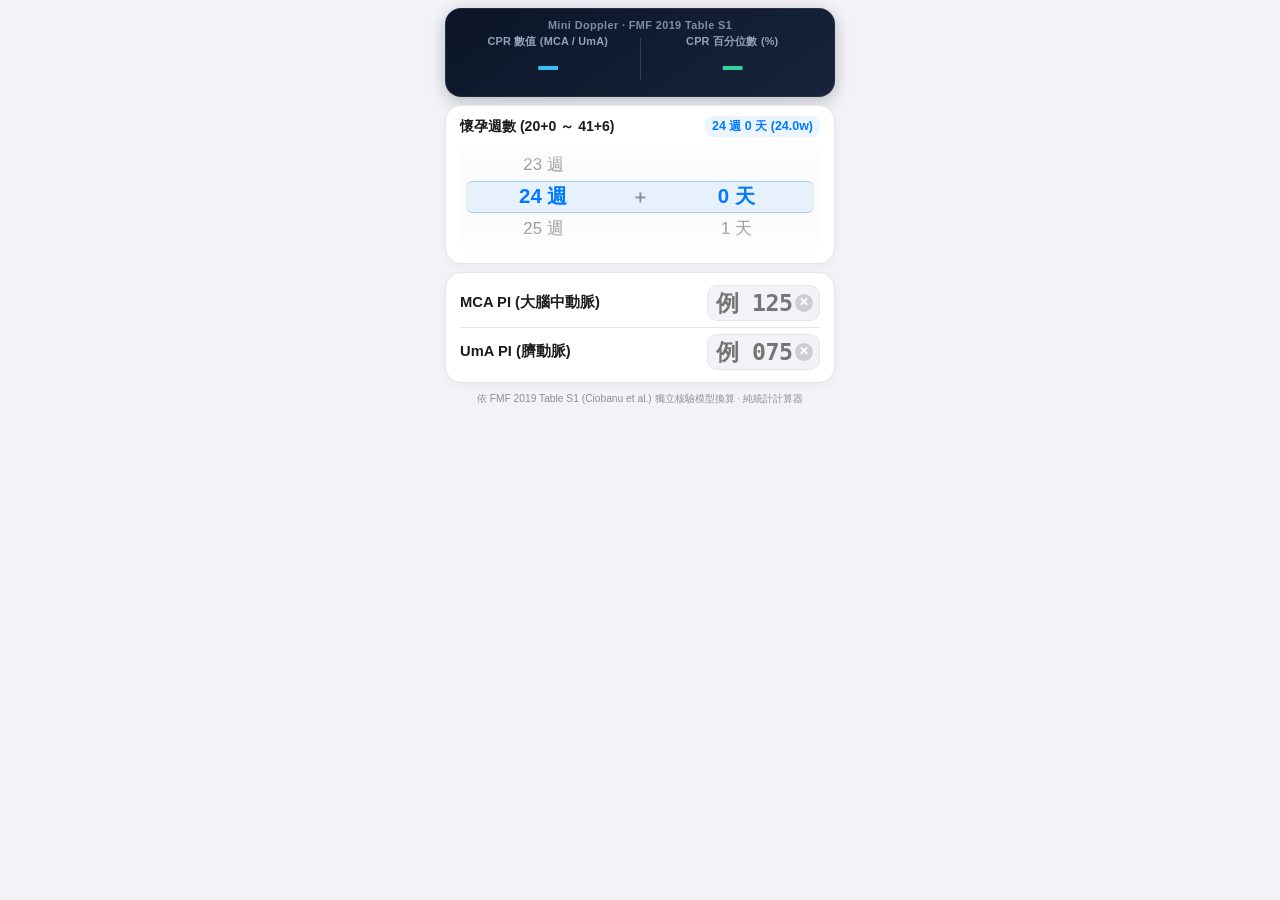
<file: index.html>
<!DOCTYPE html>
<html lang="zh-TW">
<head>
  <meta charset="UTF-8" />
  <meta name="viewport" content="width=device-width, initial-scale=1.0, maximum-scale=1.0, user-scalable=no, viewport-fit=cover" />
  <title>Mini Doppler · 胎兒 CPR 換算器</title>
  <link rel="stylesheet" href="styles.css" />
</head>
<body class="ios-app-body">

  <div class="app-container">
    
    <!-- 1. 核心結果雙輸出卡片 (純數值換算，無任何正常／異常分類) -->
    <header class="result-card">
      <div class="card-top-title">Mini Doppler · FMF 2019 Table S1</div>

      <div class="result-data-row">
        <!-- CPR 數值 -->
        <div class="result-col">
          <span class="result-label">CPR 數值 (MCA / UmA)</span>
          <div class="result-value" id="res-cpr-val">—</div>
        </div>

        <div class="result-divider"></div>

        <!-- CPR 百分位數 (依 Table S1 獨立核驗模型) -->
        <div class="result-col">
          <span class="result-label">CPR 百分位數 (%)</span>
          <div class="result-value" id="res-centile-val">—</div>
        </div>
      </div>
    </header>

    <!-- 2. 懷孕週數轉輪 (嚴格限定 20+0 ～ 41+6) -->
    <section class="ios-card wheel-card">
      <div class="card-header">
        <span class="card-title">懷孕週數 (20+0 ～ 41+6)</span>
        <span class="card-highlight" id="ga-selected-display">24 週 0 天 (24.0w)</span>
      </div>

      <div class="ios-picker-wrapper">
        <!-- 中心選取光帶 -->
        <div class="picker-selection-indicator"></div>
        <!-- 漸層深度遮罩 -->
        <div class="picker-fade-mask"></div>

        <!-- 週數滾輪 (20 ~ 41 週) -->
        <div class="picker-column" id="picker-col-weeks">
          <div class="picker-wheel" id="wheel-weeks">
            <!-- 由 JavaScript 自動生成 20 至 41 -->
          </div>
        </div>

        <div class="picker-divider">＋</div>

        <!-- 天數滾輪 (0 ~ 6 天) -->
        <div class="picker-column" id="picker-col-days">
          <div class="picker-wheel" id="wheel-days">
            <!-- 由 JavaScript 自動生成 0 至 6 -->
          </div>
        </div>
      </div>
    </section>

    <!-- 3. MCA PI 與 UmA PI 嚴格十進位輸入群組 -->
    <section class="ios-card inputs-card">
      <div class="doppler-input-row">
        <label class="doppler-title" for="input-mca">MCA PI (大腦中動脈)</label>
        <div class="input-field-box">
          <input type="text" inputmode="decimal" id="input-mca" class="ios-number-input" value="" placeholder="例 125 → 1.25" autocomplete="off" />
          <button type="button" class="btn-clear-input" id="btn-clear-mca" aria-label="清空 MCA PI">✕</button>
        </div>
      </div>

      <div class="row-separator"></div>

      <div class="doppler-input-row">
        <label class="doppler-title" for="input-uma">UmA PI (臍動脈)</label>
        <div class="input-field-box">
          <input type="text" inputmode="decimal" id="input-uma" class="ios-number-input" value="" placeholder="例 075 → 0.75" autocomplete="off" />
          <button type="button" class="btn-clear-input" id="btn-clear-uma" aria-label="清空 UmA PI">✕</button>
        </div>
      </div>
    </section>

    <!-- 頁尾文獻標示 (純統計參考模型，零病患資料儲存) -->
    <footer class="app-footer">
      <p class="citation-text">依 FMF 2019 Table S1 (Ciobanu et al.) 獨立核驗模型換算 · 純統計計算器</p>
    </footer>

  </div>

  <script src="app.bundle.js"></script>
</body>
</html>
</file>
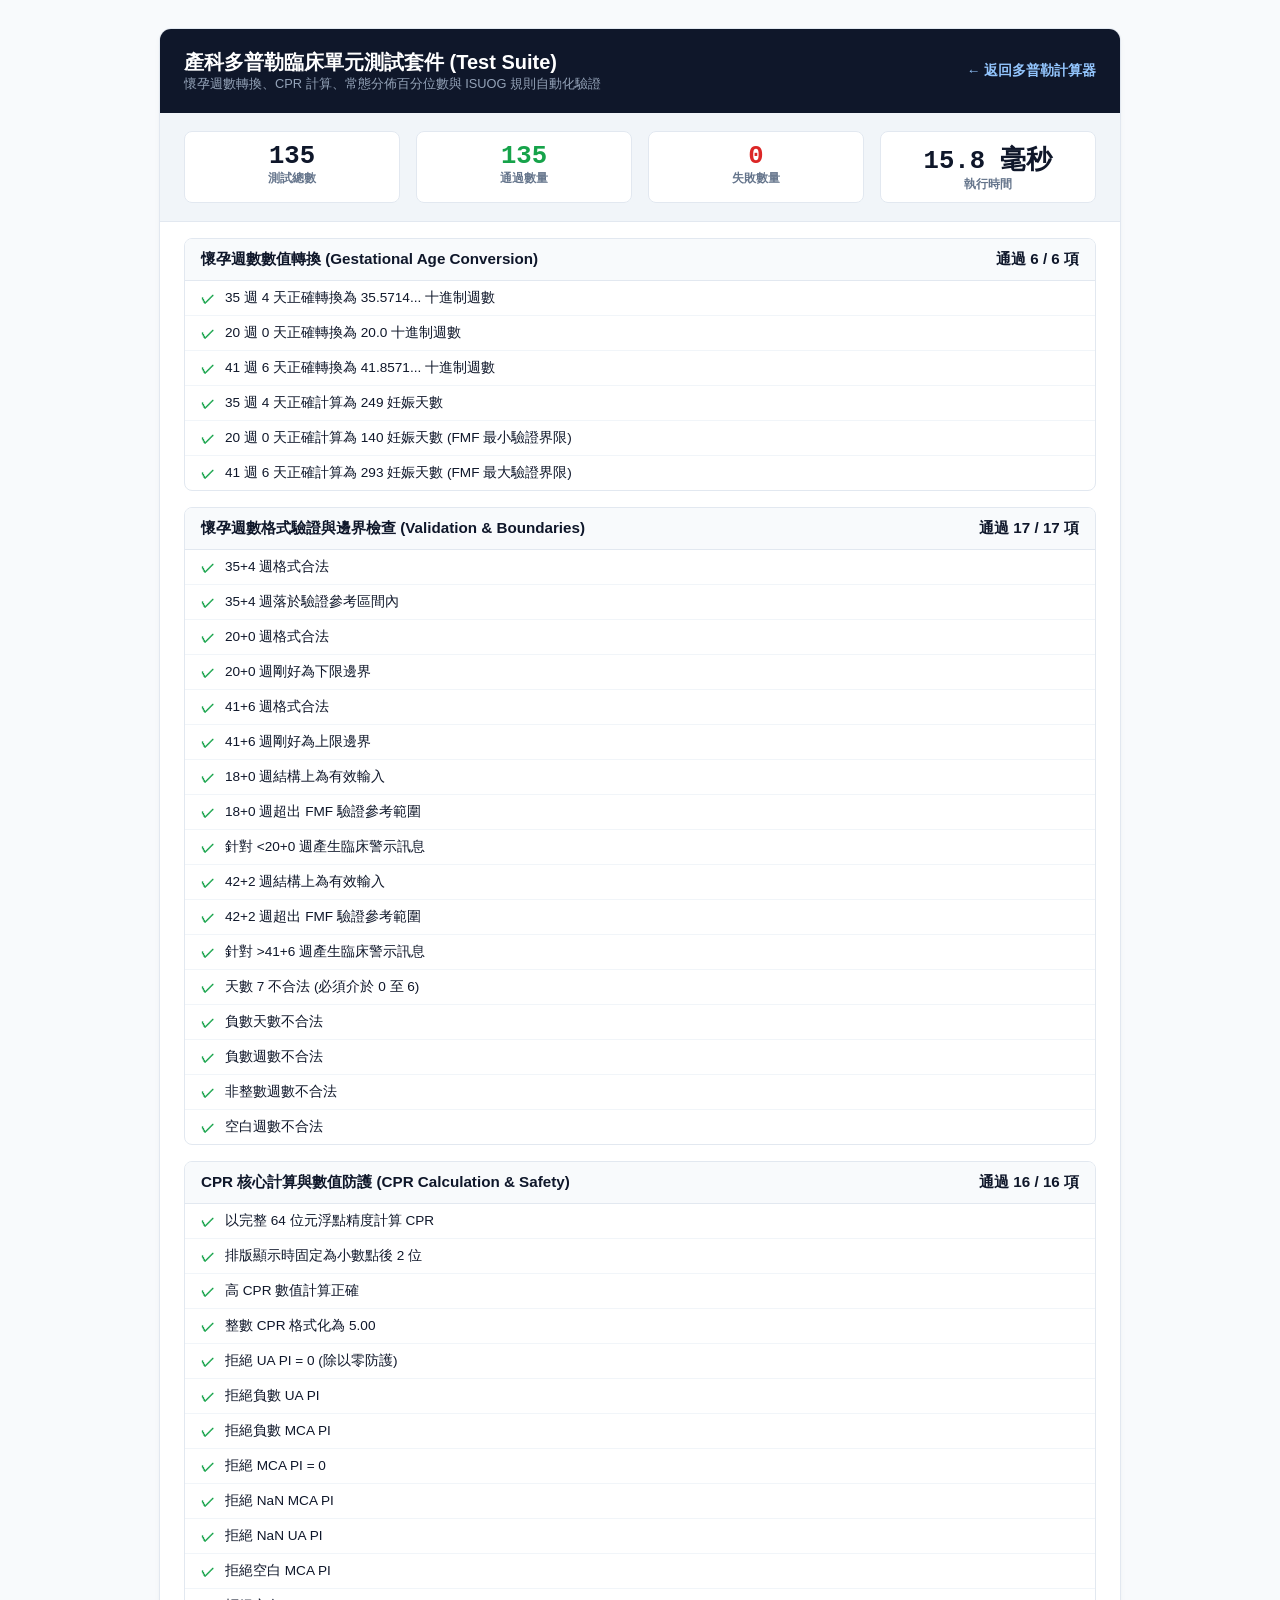
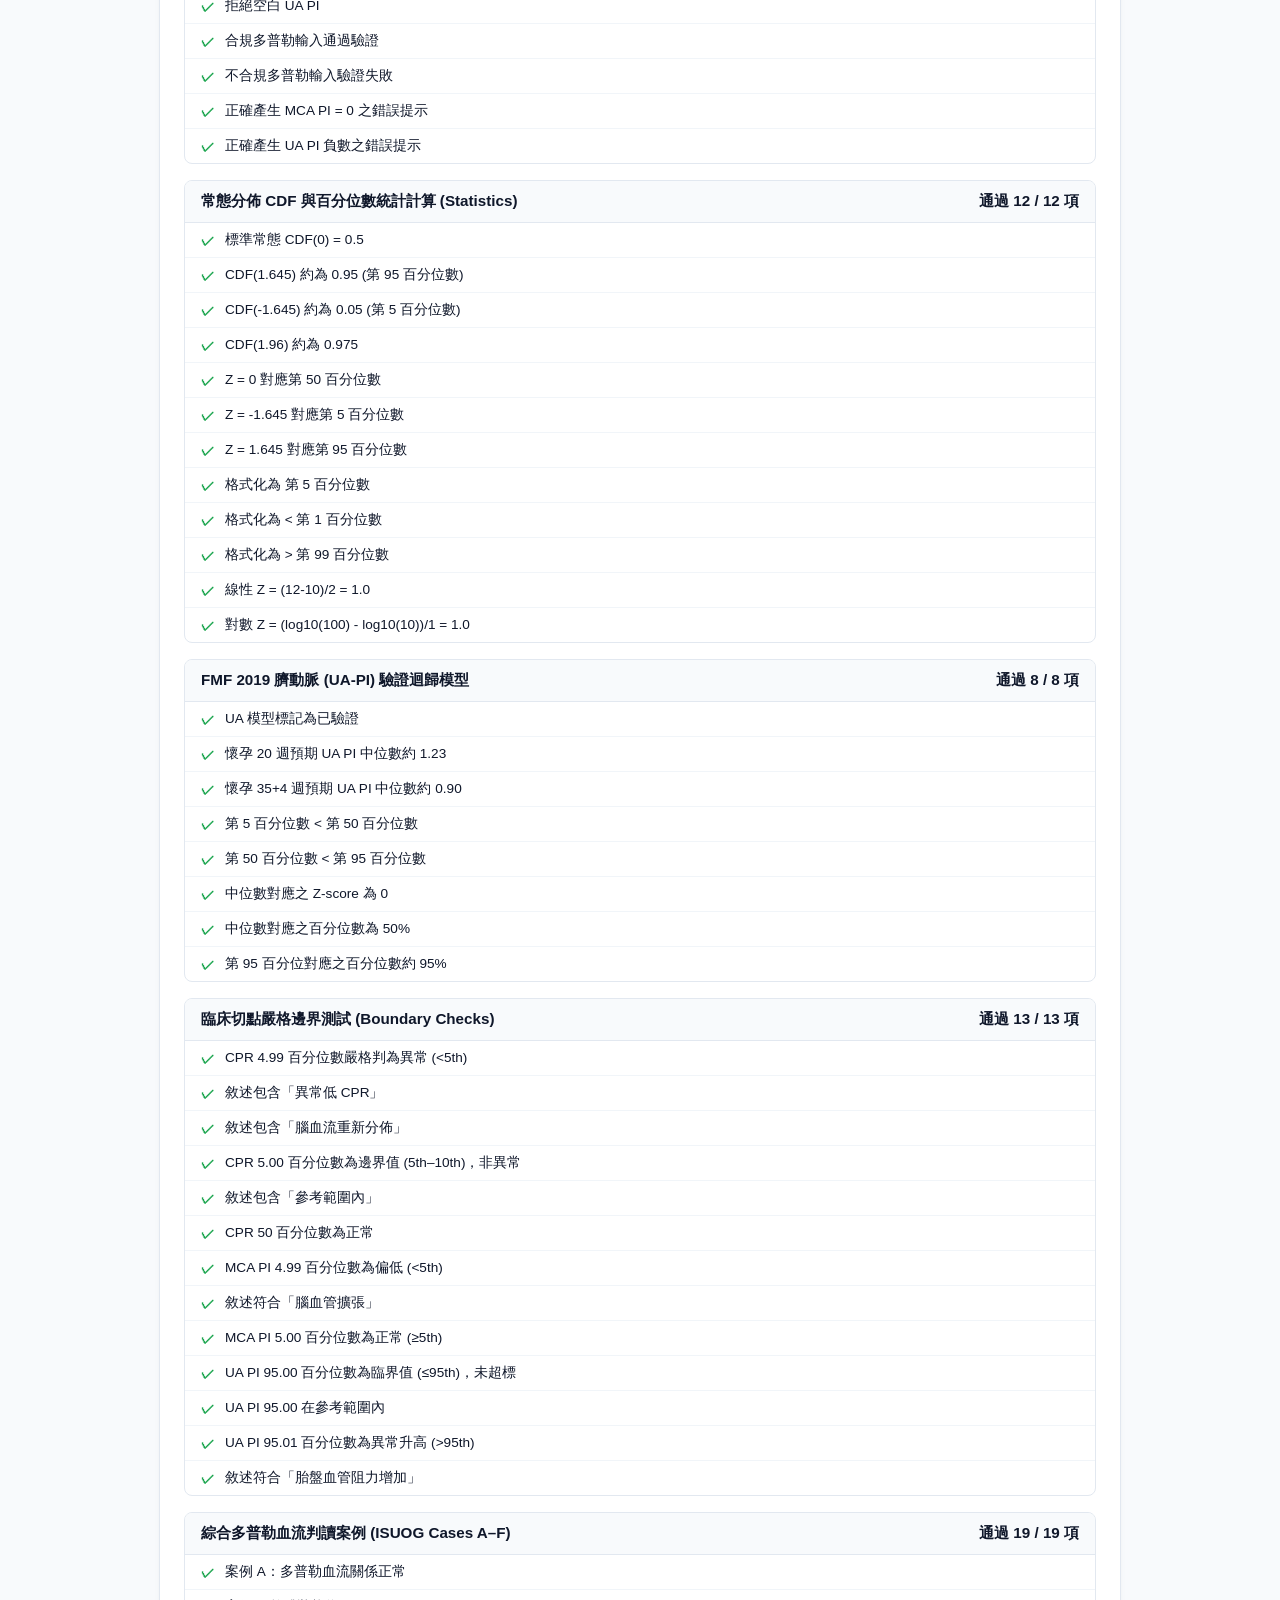
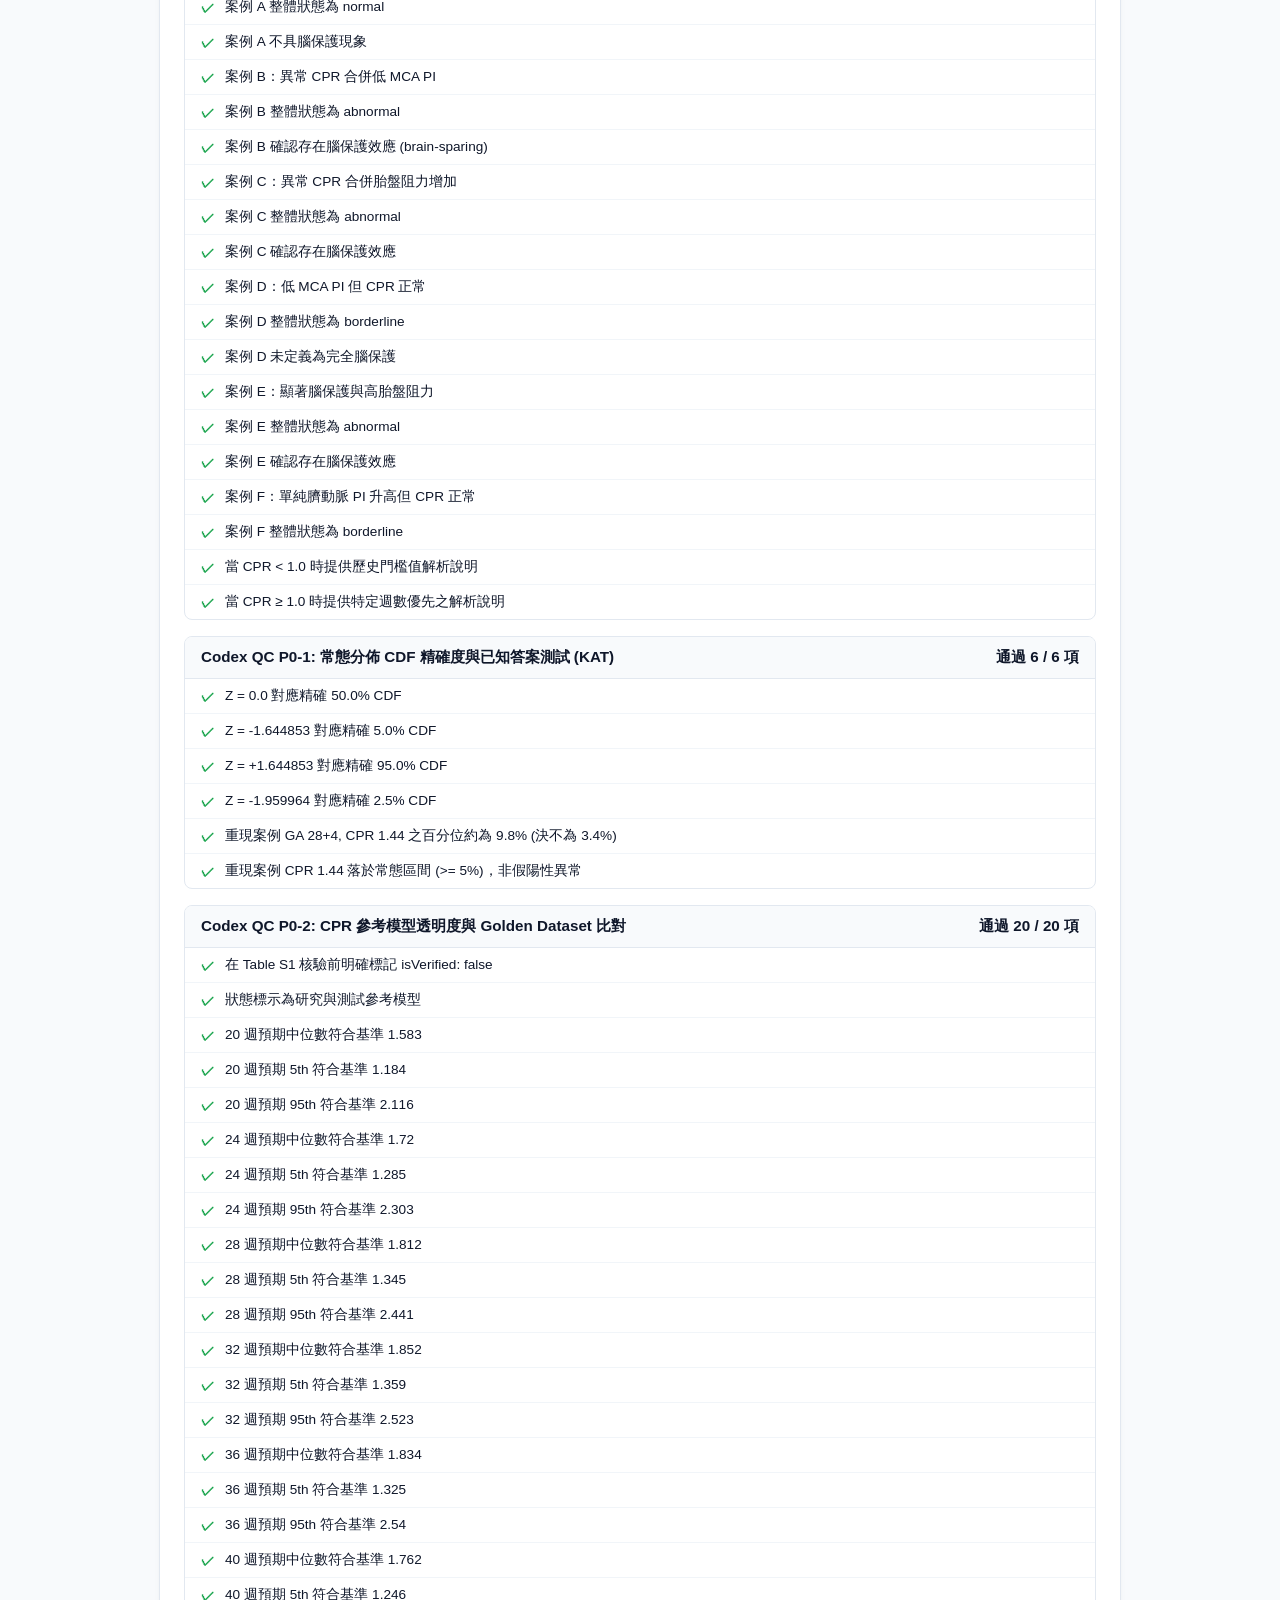
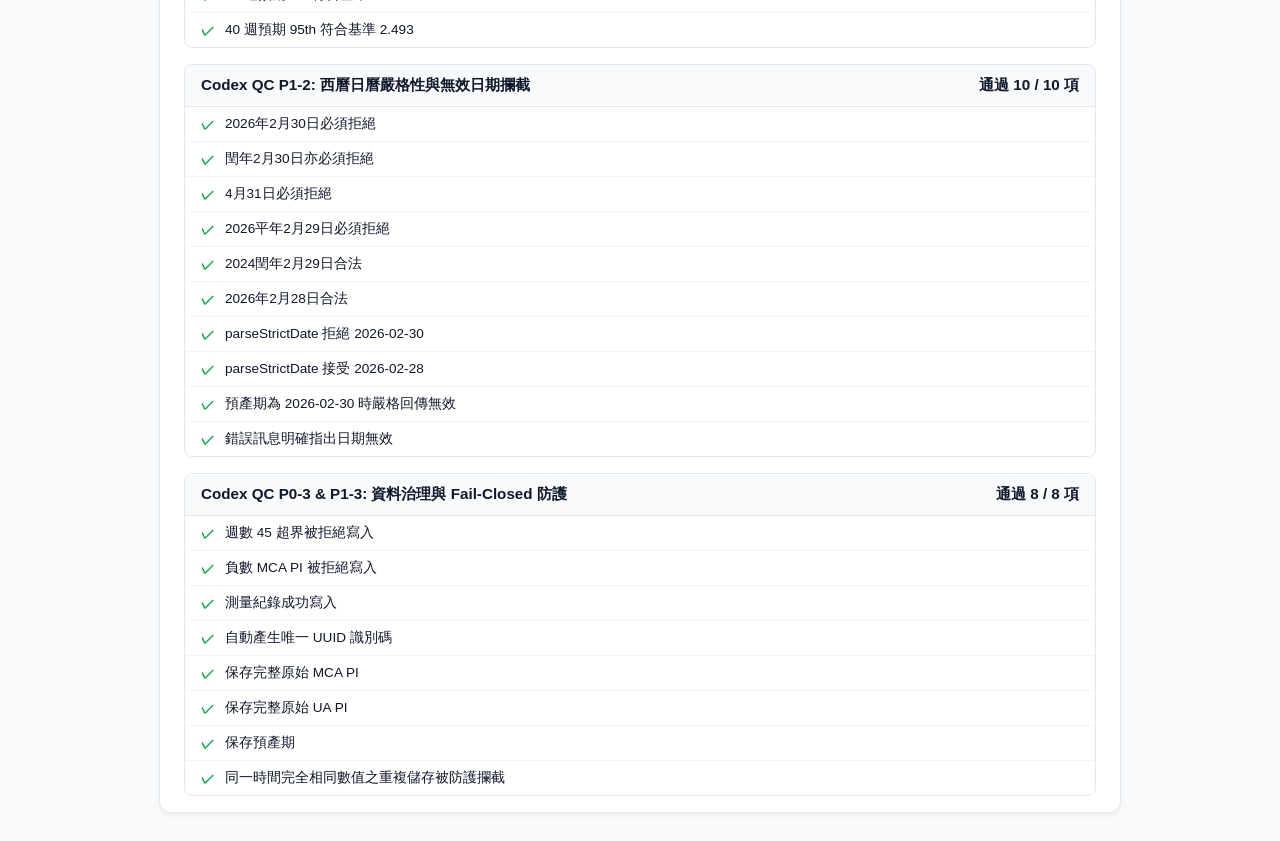
<file: test.html>
<!DOCTYPE html>
<html lang="zh-TW">
<head>
  <meta charset="UTF-8" />
  <meta name="viewport" content="width=device-width, initial-scale=1.0" />
  <title>產科多普勒單元測試儀表板</title>
  <style>
    body {
      font-family: -apple-system, BlinkMacSystemFont, "Segoe UI", Roboto, "PingFang TC", "Microsoft JhengHei", sans-serif;
      background: #f8fafc;
      color: #0f172a;
      padding: 28px 20px;
      margin: 0;
    }
    .test-shell {
      max-width: 960px;
      margin: 0 auto;
      background: #ffffff;
      border: 1px solid #e2e8f0;
      border-radius: 12px;
      box-shadow: 0 4px 6px -1px rgba(0, 0, 0, 0.05);
      overflow: hidden;
    }
    .test-header {
      background: #0f172a;
      color: #ffffff;
      padding: 20px 24px;
      display: flex;
      align-items: center;
      justify-content: space-between;
      flex-wrap: wrap;
      gap: 12px;
    }
    .header-title {
      font-size: 1.25rem;
      font-weight: 700;
    }
    .header-sub {
      font-size: 0.8rem;
      color: #94a3b8;
    }
    .back-link {
      color: #93c5fd;
      text-decoration: none;
      font-weight: 600;
      font-size: 0.85rem;
    }
    .back-link:hover { text-decoration: underline; }
    .summary-card {
      display: flex;
      gap: 16px;
      padding: 18px 24px;
      background: #f1f5f9;
      border-bottom: 1px solid #e2e8f0;
    }
    .metric {
      background: #ffffff;
      border: 1px solid #e2e8f0;
      border-radius: 8px;
      padding: 10px 16px;
      flex: 1;
      text-align: center;
    }
    .metric-val {
      font-size: 1.6rem;
      font-weight: 800;
      font-family: monospace;
    }
    .metric-val.pass { color: #16a34a; }
    .metric-val.fail { color: #dc2626; }
    .metric-lbl {
      font-size: 0.72rem;
      text-transform: uppercase;
      color: #64748b;
      font-weight: 700;
    }
    .suite-card {
      margin: 16px 24px;
      border: 1px solid #e2e8f0;
      border-radius: 8px;
      overflow: hidden;
    }
    .suite-header {
      background: #f8fafc;
      padding: 10px 16px;
      font-weight: 700;
      font-size: 0.95rem;
      border-bottom: 1px solid #e2e8f0;
      display: flex;
      justify-content: space-between;
    }
    .test-list {
      list-style: none;
      padding: 0;
      margin: 0;
    }
    .test-item {
      padding: 8px 16px;
      border-bottom: 1px solid #f1f5f9;
      font-size: 0.85rem;
      display: flex;
      align-items: center;
      gap: 10px;
    }
    .test-item:last-child { border-bottom: none; }
    .test-item.pass .icon { color: #16a34a; font-weight: bold; }
    .test-item.fail .icon { color: #dc2626; font-weight: bold; }
    .test-item.fail { background: #fef2f2; color: #991b1b; }
    .test-name { flex: 1; }
    .test-err { font-family: monospace; font-size: 0.75rem; color: #dc2626; }
  </style>
</head>
<body>
  <div class="test-shell">
    <div class="test-header">
      <div>
        <div class="header-title">產科多普勒臨床單元測試套件 (Test Suite)</div>
        <div class="header-sub">懷孕週數轉換、CPR 計算、常態分佈百分位數與 ISUOG 規則自動化驗證</div>
      </div>
      <a href="index.html" class="back-link">← 返回多普勒計算器</a>
    </div>

    <div class="summary-card">
      <div class="metric">
        <div id="m-total" class="metric-val">—</div>
        <div class="metric-lbl">測試總數</div>
      </div>
      <div class="metric">
        <div id="m-pass" class="metric-val pass">—</div>
        <div class="metric-lbl">通過數量</div>
      </div>
      <div class="metric">
        <div id="m-fail" class="metric-val fail">—</div>
        <div class="metric-lbl">失敗數量</div>
      </div>
      <div class="metric">
        <div id="m-time" class="metric-val">—</div>
        <div class="metric-lbl">執行時間</div>
      </div>
    </div>

    <div id="suites-container"></div>
  </div>

  <script type="module">
    import { runTests } from './src/tests/clinical.test.js';

    const startTime = performance.now();
    const suites = {};
    let totalPass = 0;
    let totalFail = 0;

    const harness = {
      currentSuite: '預設測試組',
      describe(name, fn) {
        this.currentSuite = name;
        if (!suites[name]) suites[name] = [];
        try {
          fn();
        } catch (err) {
          totalFail++;
          suites[name].push({ name: '測試組執行例外錯誤', ok: false, error: err.message });
        }
      },
      equal(actual, expected, message) {
        const ok = actual === expected;
        if (ok) totalPass++; else totalFail++;
        suites[this.currentSuite].push({
          name: message,
          ok,
          error: ok ? null : `預期為 ${expected}，實際得到 ${actual}`
        });
      },
      closeTo(actual, expected, delta, message) {
        const diff = Math.abs(actual - expected);
        const ok = diff <= delta;
        if (ok) totalPass++; else totalFail++;
        suites[this.currentSuite].push({
          name: message,
          ok,
          error: ok ? null : `預期為 ${expected} (±${delta})，實際得到 ${actual} (差距: ${diff})`
        });
      },
      isTrue(val, message) {
        this.equal(Boolean(val), true, message);
      },
      isFalse(val, message) {
        this.equal(Boolean(val), false, message);
      },
      throws(fn, errorType, message) {
        let threw = false;
        let thrownErr = null;
        try {
          fn();
        } catch (err) {
          threw = true;
          thrownErr = err;
        }
        const ok = threw && (!errorType || thrownErr instanceof errorType);
        if (ok) totalPass++; else totalFail++;
        suites[this.currentSuite].push({
          name: message,
          ok,
          error: ok ? null : (threw ? `錯誤型別不符：${thrownErr?.name}` : '未如預期拋出例外錯誤')
        });
      }
    };

    runTests(harness);
    const duration = (performance.now() - startTime).toFixed(1);

    document.getElementById('m-total').textContent = totalPass + totalFail;
    document.getElementById('m-pass').textContent = totalPass;
    document.getElementById('m-fail').textContent = totalFail;
    document.getElementById('m-time').textContent = `${duration} 毫秒`;

    const container = document.getElementById('suites-container');
    container.innerHTML = Object.entries(suites).map(([suiteName, tests]) => {
      const suitePass = tests.filter(t => t.ok).length;
      const suiteTotal = tests.length;
      return `
        <div class="suite-card">
          <div class="suite-header">
            <span>${suiteName}</span>
            <span>通過 ${suitePass} / ${suiteTotal} 項</span>
          </div>
          <ul class="test-list">
            ${tests.map(t => `
              <li class="test-item ${t.ok ? 'pass' : 'fail'}">
                <span class="icon">${t.ok ? '✓' : '✗'}</span>
                <span class="test-name">${t.name}</span>
                ${t.error ? `<span class="test-err">${t.error}</span>` : ''}
              </li>
            `).join('')}
          </ul>
        </div>
      `;
    }).join('');
  </script>
</body>
</html>
</file>
<file: styles.css>
/* =========================================================================
   極簡版 iPhone 胎兒多普勒 CPR 計算器樣式 (極致緊湊版 Ultra-Compact)
   ========================================================================= */

:root {
  --ios-bg: #f2f2f7;
  --ios-card: #ffffff;
  --ios-card-border: #e5e5ea;
  --ios-label: #8e8e93;
  --ios-text: #1c1c1e;
  --ios-blue: #007aff;
  --ios-green: #34c759;
  --ios-red: #ff3b30;
  --card-shadow: 0 2px 10px rgba(0, 0, 0, 0.04);
}

@media (prefers-color-scheme: dark) {
  :root {
    --ios-bg: #000000;
    --ios-card: #1c1c1e;
    --ios-card-border: #2c2c2e;
    --ios-label: #98989d;
    --ios-text: #f2f2f7;
    --card-shadow: 0 2px 10px rgba(0, 0, 0, 0.35);
  }
}

* {
  box-sizing: border-box;
  -webkit-tap-highlight-color: transparent;
  margin: 0;
  padding: 0;
}

body.ios-app-body {
  font-family: -apple-system, BlinkMacSystemFont, "SF Pro Text", "SF Pro Display", "PingFang TC", "Microsoft JhengHei", sans-serif;
  background-color: var(--ios-bg);
  color: var(--ios-text);
  min-height: 100vh;
  min-height: 100dvh;
  display: flex;
  justify-content: center;
  align-items: flex-start;
  padding-top: max(8px, env(safe-area-inset-top));
  padding-bottom: max(10px, env(safe-area-inset-bottom));
  padding-left: max(12px, env(safe-area-inset-left));
  padding-right: max(12px, env(safe-area-inset-right));
  user-select: none;
  -webkit-user-select: none;
  overflow-x: hidden;
}

.app-container {
  width: 100%;
  max-width: 390px;
  display: flex;
  flex-direction: column;
  gap: 8px;
}

/* 1. 核心結果雙輸出卡片 (整合標題，高度僅 ~80px) */
.result-card {
  background: linear-gradient(145deg, #0c1527 0%, #17243c 100%);
  border-radius: 16px;
  padding: 10px 14px 12px 14px;
  color: #ffffff;
  display: flex;
  flex-direction: column;
  box-shadow: 0 4px 16px rgba(12, 21, 39, 0.25);
  border: 1px solid rgba(255, 255, 255, 0.08);
}

.card-top-title {
  font-size: 0.68rem;
  font-weight: 700;
  color: #94a3b8;
  letter-spacing: 0.4px;
  text-align: center;
  margin-bottom: 4px;
  opacity: 0.85;
}

.result-data-row {
  display: flex;
  align-items: center;
  justify-content: space-between;
  width: 100%;
}

.result-col {
  flex: 1;
  display: flex;
  flex-direction: column;
  align-items: center;
  text-align: center;
}

.result-divider {
  width: 1px;
  height: 42px;
  background: rgba(255, 255, 255, 0.15);
  margin: 0 4px;
}

.result-label {
  font-size: 0.68rem;
  color: #94a3b8;
  font-weight: 600;
  letter-spacing: 0.2px;
  white-space: nowrap;
}

.result-value {
  font-size: 2.05rem;
  font-weight: 800;
  font-family: -apple-system, BlinkMacSystemFont, "SF Pro Rounded", "Roboto", monospace;
  letter-spacing: -0.8px;
  margin: 1px 0;
  line-height: 1;
  color: #38bdf8;
}

#res-centile-val {
  color: #34d399;
}

.status-badge {
  font-size: 0.65rem;
  font-weight: 700;
  padding: 1px 7px;
  border-radius: 12px;
  margin-top: 1px;
  display: inline-block;
  white-space: nowrap;
}

.badge-normal {
  background-color: rgba(52, 199, 89, 0.2);
  color: #4ade80;
  border: 1px solid rgba(52, 199, 89, 0.4);
}

.badge-abnormal {
  background-color: rgba(255, 59, 48, 0.25);
  color: #f87171;
  border: 1px solid rgba(255, 59, 48, 0.4);
}

.badge-unknown {
  background-color: rgba(148, 163, 184, 0.2);
  color: #cbd5e1;
}

/* 通用 iOS 卡片 (緊湊無重疊) */
.ios-card {
  background-color: var(--ios-card);
  border-radius: 16px;
  padding: 10px 14px;
  border: 1px solid var(--ios-card-border);
  box-shadow: var(--card-shadow);
  display: flex;
  flex-direction: column;
}

.card-header {
  display: flex;
  justify-content: space-between;
  align-items: center;
  margin-bottom: 4px;
}

.card-title {
  font-size: 0.88rem;
  font-weight: 600;
  color: var(--ios-text);
}

.card-highlight {
  font-size: 0.78rem;
  font-weight: 700;
  color: var(--ios-blue);
  background-color: rgba(0, 122, 255, 0.08);
  padding: 2px 7px;
  border-radius: 8px;
}

/* 2. 懷孕週數轉輪 (高度精簡為 112px) */
.ios-picker-wrapper {
  position: relative;
  height: 112px;
  display: flex;
  align-items: center;
  justify-content: center;
  overflow: hidden;
  border-radius: 10px;
  background-color: rgba(0, 0, 0, 0.015);
}

/* 中心選取指示框 */
.picker-selection-indicator {
  position: absolute;
  left: 6px;
  right: 6px;
  top: 50%;
  height: 32px;
  transform: translateY(-50%);
  border-radius: 7px;
  background-color: rgba(0, 122, 255, 0.08);
  border-top: 1.5px solid rgba(0, 122, 255, 0.3);
  border-bottom: 1.5px solid rgba(0, 122, 255, 0.3);
  pointer-events: none;
  z-index: 2;
}

/* 漸層深度遮罩 */
.picker-fade-mask {
  position: absolute;
  inset: 0;
  pointer-events: none;
  z-index: 3;
  background: linear-gradient(
    to bottom,
    var(--ios-card) 0%,
    rgba(255, 255, 255, 0.15) 20%,
    rgba(255, 255, 255, 0) 38%,
    rgba(255, 255, 255, 0) 62%,
    rgba(255, 255, 255, 0.15) 80%,
    var(--ios-card) 100%
  );
}

@media (prefers-color-scheme: dark) {
  .picker-fade-mask {
    background: linear-gradient(
      to bottom,
      var(--ios-card) 0%,
      rgba(28, 28, 30, 0.15) 20%,
      rgba(28, 28, 30, 0) 38%,
      rgba(28, 28, 30, 0) 62%,
      rgba(28, 28, 30, 0.15) 80%,
      var(--ios-card) 100%
    );
  }
}

.picker-column {
  flex: 1;
  height: 100%;
  overflow-y: scroll;
  scroll-snap-type: y mandatory;
  -webkit-overflow-scrolling: touch;
  scrollbar-width: none;
  position: relative;
  z-index: 1;
}

.picker-column::-webkit-scrollbar {
  display: none;
}

.picker-wheel {
  padding: 40px 0; /* (112 - 32) / 2 = 40px 精確中心吸附 */
}

.picker-item {
  height: 32px;
  display: flex;
  align-items: center;
  justify-content: center;
  scroll-snap-align: center;
  font-size: 1.05rem;
  font-weight: 500;
  color: var(--ios-label);
  cursor: pointer;
  transition: transform 0.15s ease, color 0.15s ease, opacity 0.15s ease;
  user-select: none;
}

.picker-item.active {
  color: var(--ios-blue);
  font-weight: 700;
  font-size: 1.18rem;
  transform: scale(1.08);
  opacity: 1;
}

.picker-divider {
  font-size: 1.1rem;
  font-weight: 700;
  color: var(--ios-label);
  padding: 0 4px;
  z-index: 4;
}

/* 3. 數字鍵盤輸入卡片 (單行緊湊式) */
.inputs-card {
  padding: 6px 14px;
}

.doppler-input-row {
  display: flex;
  align-items: center;
  justify-content: space-between;
  padding: 6px 0;
}

.doppler-title {
  font-size: 0.92rem;
  font-weight: 600;
  color: var(--ios-text);
  cursor: pointer;
}

.input-field-box {
  background-color: var(--ios-bg);
  border-radius: 10px;
  border: 1.5px solid var(--ios-card-border);
  padding: 1px 6px 1px 8px;
  display: flex;
  align-items: center;
  gap: 3px;
  transition: border-color 0.2s ease, box-shadow 0.2s ease;
}

.input-field-box:focus-within {
  border-color: var(--ios-blue);
  box-shadow: 0 0 0 2.5px rgba(0, 122, 255, 0.15);
  background-color: var(--ios-card);
}

.ios-number-input {
  width: 76px;
  height: 32px;
  border: none;
  background: transparent;
  font-size: 1.45rem;
  font-weight: 700;
  text-align: right;
  color: var(--ios-text);
  outline: none;
  font-family: -apple-system, BlinkMacSystemFont, "SF Pro Rounded", "Roboto", monospace;
  letter-spacing: -0.5px;
}

/* 一鍵清空輸入按鈕 */
.btn-clear-input {
  width: 18px;
  height: 18px;
  border-radius: 50%;
  background-color: #c7c7cc;
  color: #ffffff;
  border: none;
  font-size: 0.65rem;
  font-weight: 700;
  display: flex;
  align-items: center;
  justify-content: center;
  cursor: pointer;
  transition: opacity 0.15s ease, background-color 0.15s ease;
  flex-shrink: 0;
  opacity: 0.85;
}

.btn-clear-input:active {
  opacity: 1;
  background-color: #8e8e93;
}

.row-separator {
  height: 1px;
  background-color: var(--ios-card-border);
  margin: 0;
}

/* 頁尾免責與文獻依據 */
.app-footer {
  text-align: center;
  padding: 2px 8px 4px 8px;
}

.citation-text {
  font-size: 0.64rem;
  color: var(--ios-label);
  line-height: 1.25;
}
</file>
